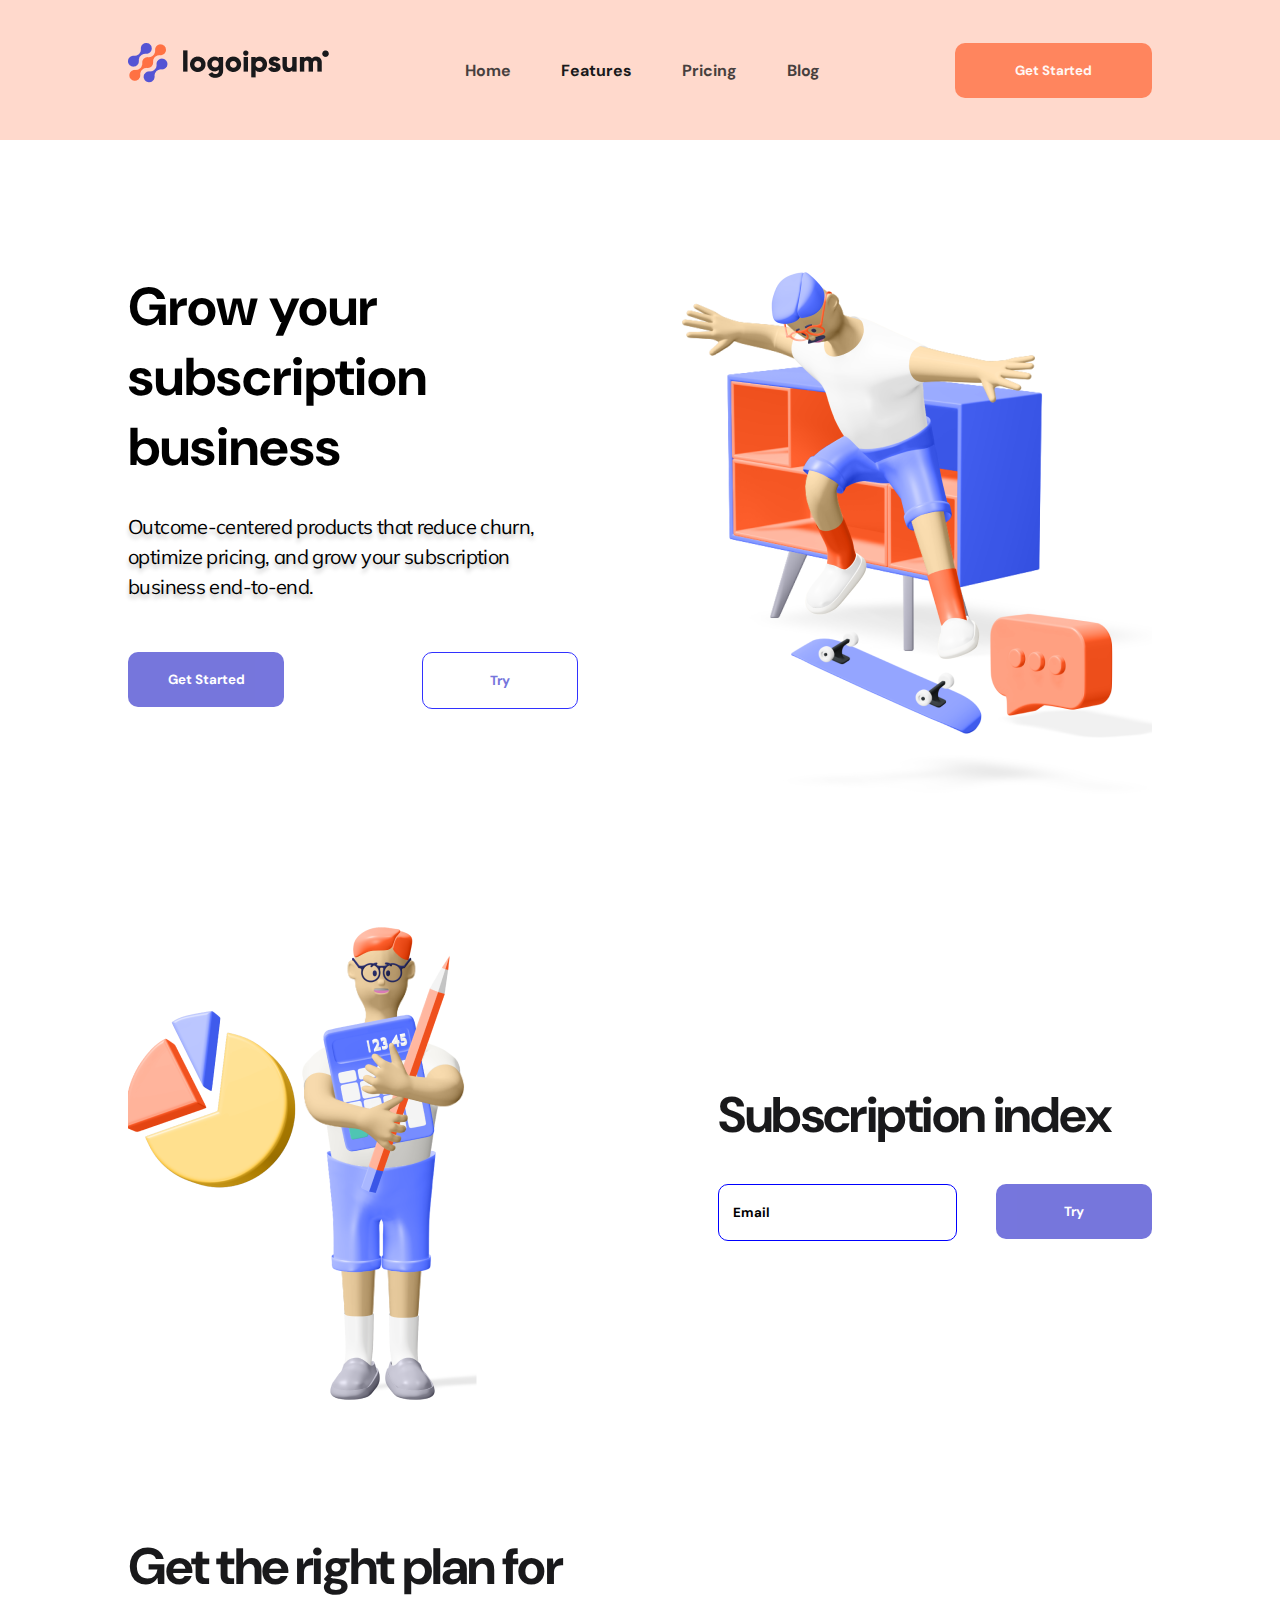
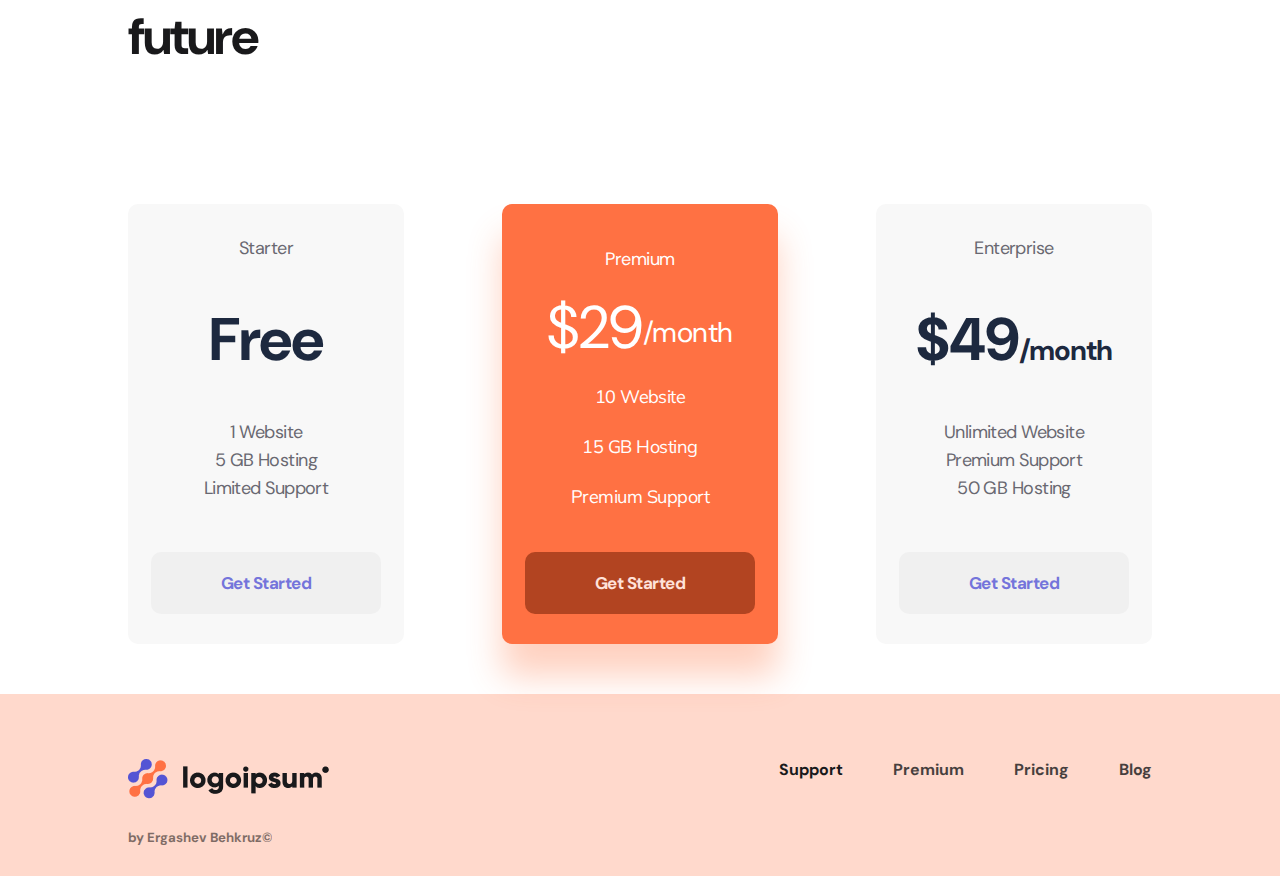
<file: index.html>
<!DOCTYPE html>
<html lang="en">

<head>
    <meta charset="UTF-8">
    <meta name="viewport" content="width=device-width, initial-scale=1.0">
    <title>Logoipsum</title>
    <link rel="stylesheet" href="./css/style.css">
    <link rel="stylesheet" href="./img/">
    <link rel="preconnect" href="https://fonts.googleapis.com">
    <link rel="preconnect" href="https://fonts.gstatic.com" crossorigin>
    <link href="https://fonts.googleapis.com/css2?family=DM+Sans:opsz,wght@9..40,700&display=swap" rel="stylesheet">
    <link rel="preconnect" href="https://fonts.googleapis.com">
    <link rel="preconnect" href="https://fonts.gstatic.com" crossorigin>
    <link href="https://fonts.googleapis.com/css2?family=DM+Sans:opsz,wght@9..40,700&family=Mulish&display=swap"
        rel="stylesheet">
    
</head>

<body>
    <header class="header">
        <div class="container nop">
            <div class="header__wrap">
                <div><img src="./img/logoheader.png" alt="logoheader" class="header__logo"></div>
                <ul class="header__menu">
                    <li class="header__list"><a href="" class="header__link">Home</a></li>
                    <li class="header__list"><a href="" class="header__link active">Features</a></li>
                    <li class="header__list"><a href="" class="header__link">Pricing</a></li>
                    <li class="header__list"><a href="" class="header__link">Blog</a></li>
                </ul>
                <a class="header__link-btn" href=""><button class="header__btn">Get Started</button></a>
            </div>
        </div>
    </header>




    <section class="hero">
        <div class="container">
            <div class="hero__wrap">
                <div class="hero__card">
                    <h1 class="hero__title">Grow your
                        subscription
                        business</h1>
                    <p class="hero__text">Outcome-centered products that reduce churn, optimize pricing, and grow your
                        subscription business end-to-end.
                    </p>
                    <div class="hero__buttons">
                        <a href="" class="hero__link-btn"><button class="hero__btn-blue">Get Started</button></a>
                        <a href="" class="hero__link-btn "><button class="hero__btn-inerhit">Try</button></a>
                    </div>
                </div>
                <img src="./img/hero.png" alt="" class="hero__img">
            </div>
        </div>
    </section>






    <section class="content">
        <div class="container">
            <div class="content__wrap">
                <img src="./img/content.png" alt="" class="content__img">
                <div class="content__card">
                    <h3 class="content__title">Subscription index</h3>
                    <div class="content__email">
                        <button class="content__btn-email">Email</button>
                        <a href="/" class="content__link"><button class="content__btn">Try</button></a>
                    </div>
                </div>
            </div>
        </div>
    </section>



    <section class="get">
        <div class="container">
            <h2 class="get__title">Get the right plan for future</h2>
        </div>
    </section>






    <section class="price">
        <div class="container">
            <div class="price__wrap">
                <div class="price__card">
                    <p class="price__text price">Starter</p>
                    <h1 class="price__title">
                        Free
                    </h1>
                    <p class="price__text price">1 Website <br>
                        5 GB Hosting <br>
                        Limited Support</p>
                    <a href="/" class="price__link-btn"> <button class="price__btn">Get Started</button></a>
                </div>
                <div  class="price__card orange">
                    <p class="price__text price  orange__text">Premium</p>
                    <div class="orange__month">
                        <h1 class="price__title orange__text">
                            $29 </h1>
                        <h5 class="price__title orange__text month ">/month</h5>
                    </div>
                    <p class="price__text orange__text">10 Website <br>
                        15 GB Hosting <br>
                        Premium Support <br>

                    </p>
                    <a href="/" class="price__link-btn"> <button class="price__btn orange-btn">Get Started</button></a>
                </div>
                <div class="price__card">
                    <p class="price__text price">Enterprise</p>
                    <div class="orange__month"><h1 class="price__title">
                        $49 </h1><h5 class="price__title  month">/month</h5></div>
                   
                    <p class="price__text price">Unlimited Website <br>
                        Premium Support <br>
                        50 GB Hosting

                    </p>
                    <a href="/" class="price__link-btn"> <button class="price__btn ">Get Started</button></a>
                </div>
            </div>
        </div>
    </section>


    <footer class="footer">
        <div class="container nop">
            <div class="footer__wrap ">
                <img src="./img/logoheader.png" alt="/" class="footer__logo">
                <div class="">
                    <ul class="footer__menu">
                        <li class="footer__list"><a href="" class="footer__link active">Support</a></li>
                        <li class="footer__list"><a href="" class="footer__link">Premium</a></li>
                        <li class="footer__list"><a href="" class="footer__link">Pricing</a></li>
                        <li class="footer__list"><a href="" class="footer__link">Blog</a></li>
                    </ul>
                </div>
                
            </div>
           <div class="pon"><h5 class="nmagap">by Ergashev Behkruz©</h5></div> 
        </div>
    </footer>
























</body>

</html>
</file>
<file: css/style.css>
* {
    margin: 0;
    padding: 0;
    box-sizing: border-box;

}

li {
    list-style-type: none;

}

.container {
    background: #FFF;
    margin: 0 auto;
    width: 80%;
    max-width: 1070px;
}

section {
    padding-top: 132px;
}

.active {
    width: 60px;
    opacity: 1;
}

a:hover {
    transition: 0.2;
    opacity: 1;
}

a {
    color: #19191B;


    opacity: 0.8;
}

h1,
h2,
h3,
h4,
h5,
h6,
a,
button,
.price {
    text-decoration: none;

    font-family: 'DM Sans';
    font-weight: 700;
}

p {
    font-weight: 400;
    font-family: 'Mulish';
}
















.header,
.header__wrap {
    background: rgba(255, 113, 67, 0.27);
}

header {
    height: 140px;
    display: flex;
    align-items: center;
}

.header__wrap {
    column-gap: 10px;
    display: flex;
    justify-content: space-between;
}

.header__menu {
    align-items: center;
    display: flex;
    gap: 50px;

}

.header__btn {
    padding: 19px 60px;
    border-radius: 10px;
    border: none;
    background: #FF7143;
    color: #FFF;
}













.hero__wrap {
    display: flex;
    justify-content: space-between;
}

.hero__card {

    max-height: 460px;
    max-width: 450px;
}

.hero__title {
    font-size: clamp(45px, 4.16vw, 80px)
}

.hero__text {
    padding-top: 30px;
    padding-bottom: 50px;
    text-shadow: 0px 4px 4px rgba(0, 0, 0, 0.25);
    font-size: clamp(6px, 4.16vw, 20px);

    font-style: normal;
    font-weight: 400;
    line-height: 30px;
    /* 150% */
    letter-spacing: -0.625px;
}

.hero__btn-blue {
    border: none;
    color: #FFF;

    border-radius: 10px;
    background: #5454D4;
    padding: 19px 0px;
    width: clamp(130px, 12.2vw, 196px);

}

.hero__btn-inerhit {
    width: clamp(130px, 12.2vw, 196px);

    border: 1px solid blue;
    border-radius: 10px;
    padding: 19px 0px;
    background-color: inherit;
    color: #5454D4;
}

.hero__buttons {
    justify-content: space-between;
    display: flex;
    gap: 36px;
}











.content__wrap {
    display: flex;
    justify-content: space-between;
    align-items: center;
}

.content__title {
    padding-bottom: 40px;
    color: #19191B;
    font-size: 50px;
    font-style: normal;
    font-weight: 700;
    line-height: 57px;
    /* 114% */
    letter-spacing: -1.563px;
}

.content__btn {
    width: clamp(130px, 12.2vw, 196px);

    border-radius: 10px;
    background: #5454D4;
    color: #FFF;
    padding: 19px 0;
    border: none;
}

.content__email {
    display: flex;
    gap: 39px;
}

.content__btn-email {
    padding: 19px 14.5vw 19px 14px;
    border: 1px solid blue;
    border-radius: 10px;
    background-color: inherit;
}







.get__title {
    color: #19191B;
    font-size: clamp(40px, 4.0vw, 60px);
    font-style: normal;
    font-weight: 700;
    line-height: 70px;
    /* 116.667% */
    letter-spacing: -1.876px;
    max-width: 500px;
}










.price__wrap {
    justify-content: space-between;
    display: flex;

}

.price__text {
    color: #696871;
    text-align: center;
    font-size: 18px;
    font-style: normal;
    font-weight: 400;
    line-height: 28px;
    /* 155.556% */
    letter-spacing: -0.563px;
}

.price__title {
    color: #1D293F;
    text-align: center;
    font-size: 60px;
    font-style: normal;
    font-weight: 700;
    line-height: 56px;
    /* 93.333% */
    letter-spacing: -1.034px;
}

.price__btn.orange-btn {

    color: #fff;
    background: #9F3919;
}

.price__btn {

    border-radius: 10px;
    border: none;
    width: clamp(230px, 12.2vw, 196px);

    padding: 20px 0;
    color: #5454D4;
    text-align: center;
    font-size: 17px;
    font-style: normal;
    font-weight: 700;
    line-height: normal;
    letter-spacing: -0.531px;
}

.price__card.orange {
    color: #FFF;
    text-align: center;
    font-size: 60px;
    font-style: normal;
    font-weight: 700;
    line-height: 56px;
    /* 93.333% */
    letter-spacing: -1.034px;
    background: #FF7143;
    box-shadow: 0px 32px 34px 0px rgba(255, 112, 59, 0.32);
}



.price__month {
    display: flex;
}

.price__card {
    border: none;
margin-bottom: 50px;    
    padding: 30px 23px;
    align-items: center;
    justify-content: space-between;
    display: flex;
    flex-direction: column;
    max-width: 330px;
    min-height: 440px;
    border-radius: 10px;
    background: #F8F8F8;
}

.orange__month {
    display: flex;
    flex-wrap: nowrap;
    justify-content: center;
    align-items: end;

}


.month {
    height: 45px;
    color: #1D293F;
    font-size: 28px;
    font-style: normal;
    font-weight: 700;
    line-height: 56px;
    letter-spacing: -1.034px;
}

.orange__text {
    color: #FFF;
    font-style: normal;
    font-weight: 400;
    line-height: 50px;
    /* 294.118% */
    letter-spacing: -0.531px;
}



.footer {
    background: rgba(255, 113, 67, 0.27);
    display: flex;
    align-items: center;
    padding: 65px 0 60px 0;
}

.footer__wrap {
    background: rgba(255, 113, 67, 0.27);
column-gap: 20px;
    display: flex;
    justify-content: space-between;
}

.footer__menu {
    display: flex;
    gap: 50px;
}

.nmagap{
    position: relative;
    opacity: 0.5;
    top: 30px;
}

.pon{
    background-color: rgba(255, 113, 67, 0.27);
    
}









@media (max-width: 1025px) {
    .header__wrap {
        display: grid;
        grid-template-columns: 1fr 1fr;
        grid-template-rows: 1fr 1fr;
        gap: 15px 15px;
        justify-items: center;
        grid-template-areas:
            "header__logo header__btn"
            "header__menu header__menu";
    }

    .header__logo {
        grid-area: header__logo;
    }

    .header__menu {
        grid-area: header__menu;
    }

    .header__btn {
        grid-area: header__btn;
    }

   
    section {
        padding-top: 50px;
    }

    .hero__wrap{
        display: flex;
        gap: 0;
        justify-content: unset;
        
    }
.hero__card{
    width: 300px;
    padding-block: 0;
}
    .hero__img {
        max-width: 60%;
        height: auto;
        margin-block: 0;
    }

.price__wrap{
    display: flex;
    flex-direction: column; 
    align-items: center;
}

    .content__img{
        padding-top: 20px;
        max-width: 40%;
        height: auto;
        margin-block: 0;
    }
    


    .price__card{
        width: 60%;
    }
    .footer__wrap{
        gap: 60px;
        align-items: center;
        display: flex;
        flex-direction: column;
    }

}






























@media (max-width: 675px ) {
    .hero__wrap{
        flex-direction: column;
        align-items: center;
    }
    
    .hero__img{
        padding-top: 20px;
        max-width: 80%;
        
    }
    .container.nop{
        padding: 0;
    }
    .content__email{
        justify-content: center;
    }
    .content__wrap{
    flex-direction: column-reverse;
    }
    .price__wrap{
        flex-direction: column; display: flex;
        align-items: center;
    }
    .footer__wrap{
        gap: 30px;
        align-items: center;
        display: flex;
        flex-direction: column;
    }
    .container{
        padding: 15px;
        width: 100%;
    }

}





@media (max-width: 500px){
    .container.nop{
        padding: 0;
    }
    .container{
        padding: 15px;
        width: 100%;
    }
     .price__card {
        padding: 14px;
        width: 100%;
        margin: 0;

    }
    .price__btn{
        min-width: 220px;
    }
    .header__logo{
        padding-top: 10px;
        width: 150px;
    }
    .header__menu{
column-gap: 19px;
    }
    .header__btn-link{
        padding-left: 10px;
    }
    .header__wrap{
        gap: 10px 0px;
    }
   .header__btn{
    
    white-space: nowrap;
    display: flex;
    align-items: center;
    max-height: 50px;
max-width: 200px;
   }
   .footer{
    height: 50px;
   }
   .footer__logo{
    width: 150px;
    padding-top: 15px;
   }
    .footer__menu{
        column-gap: 9px;
height: 50px;
    }
}
</file>
